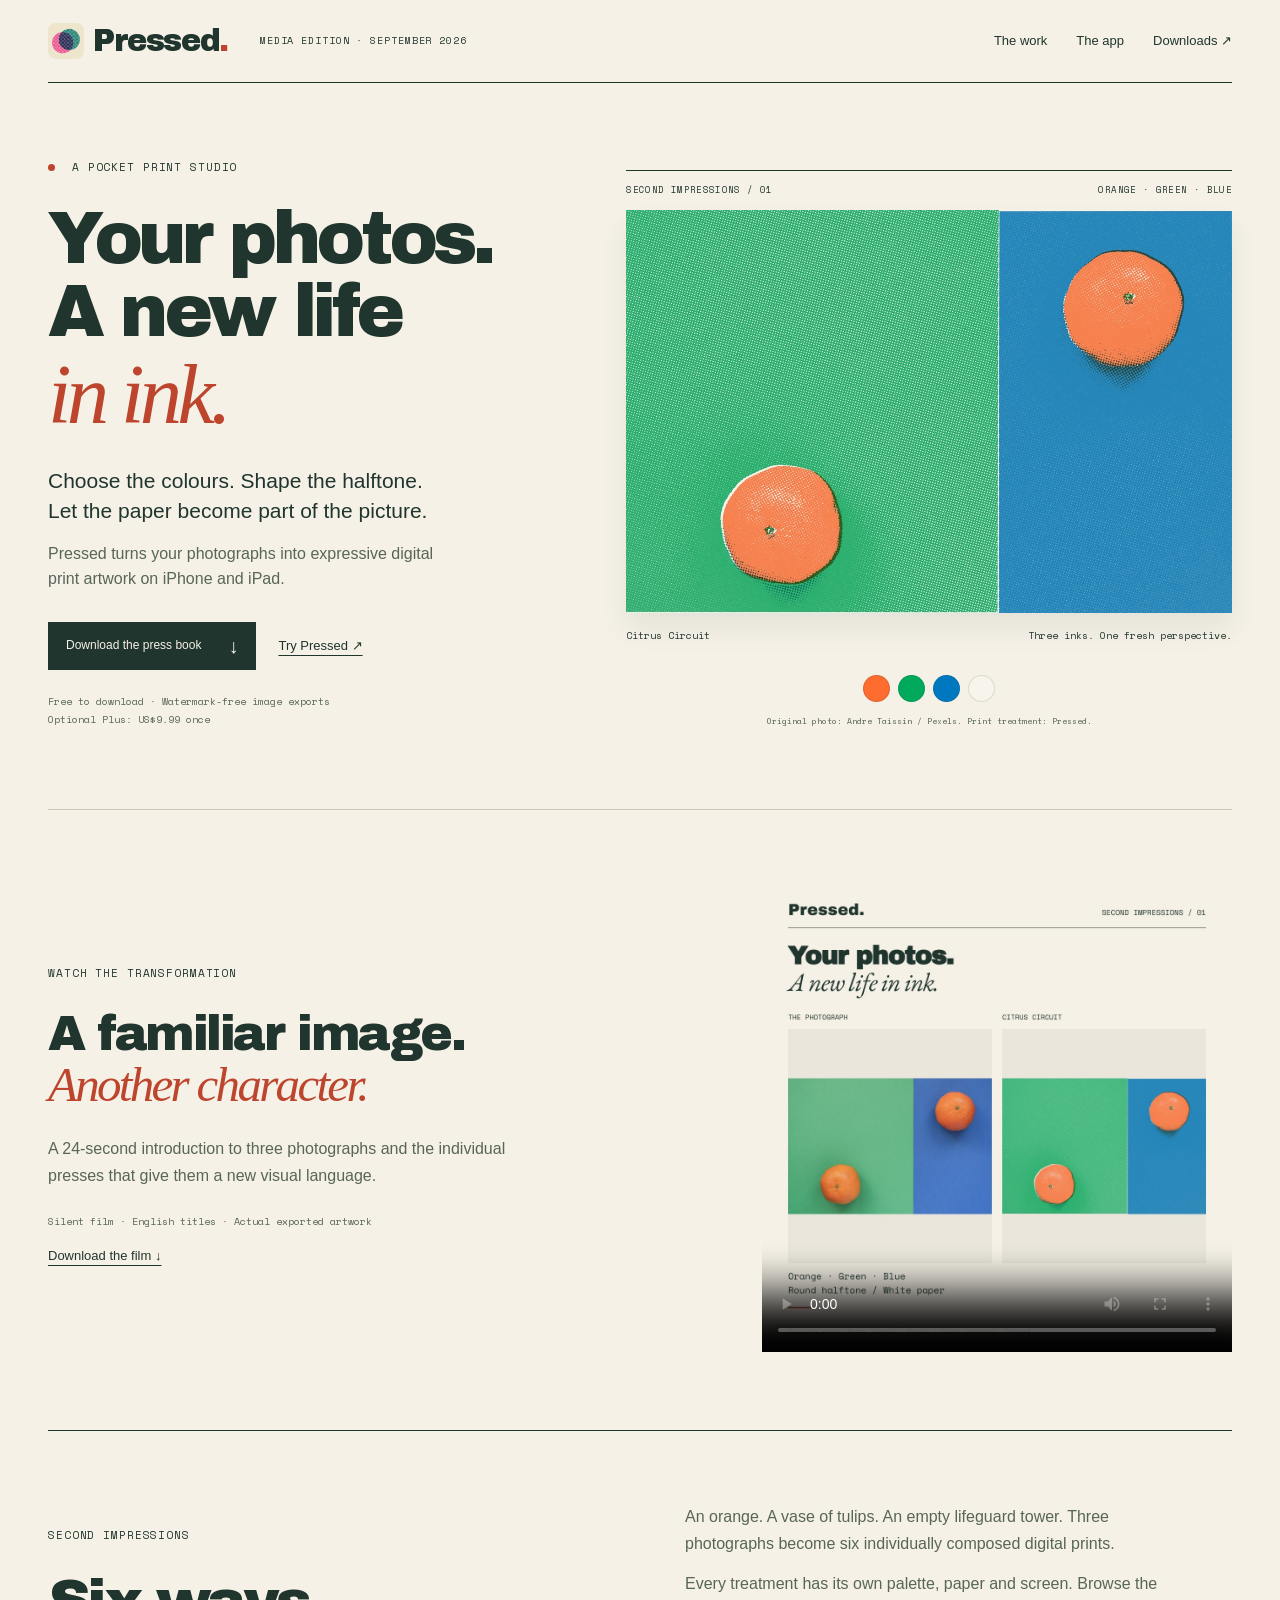
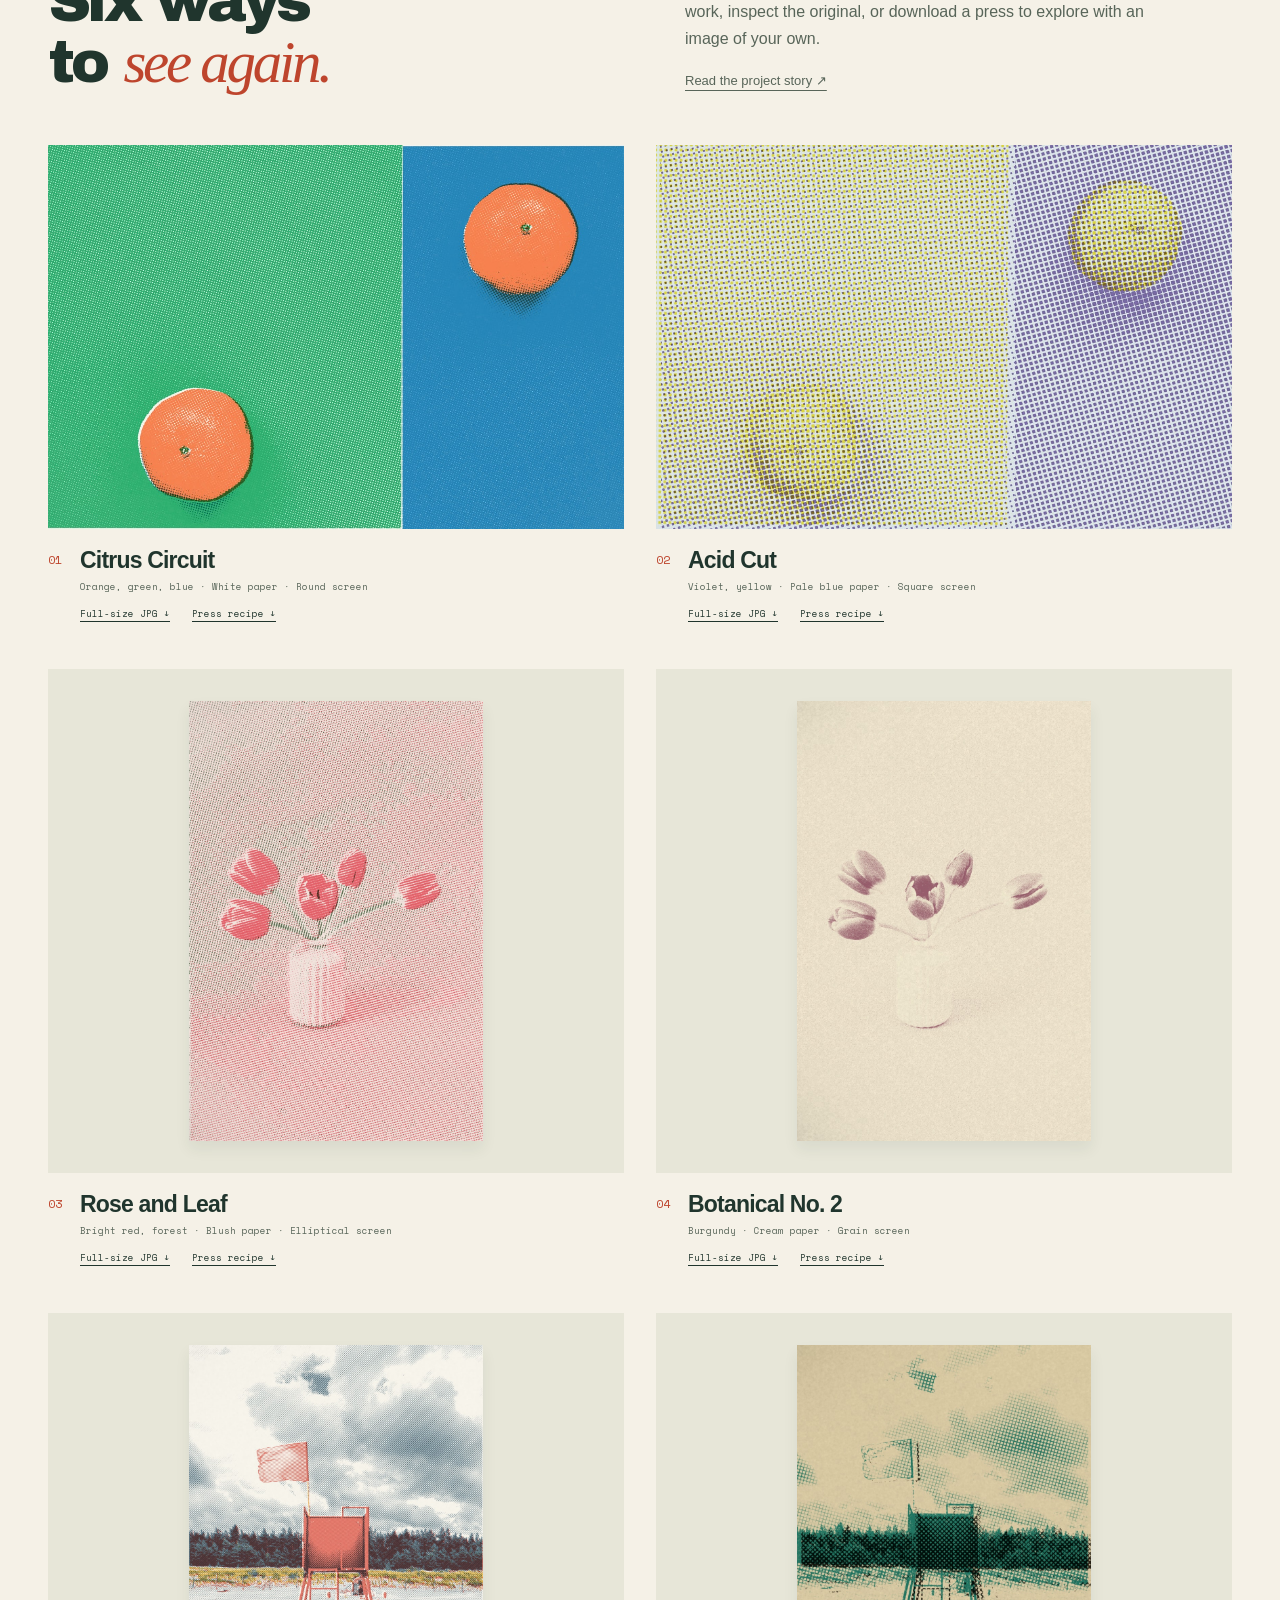
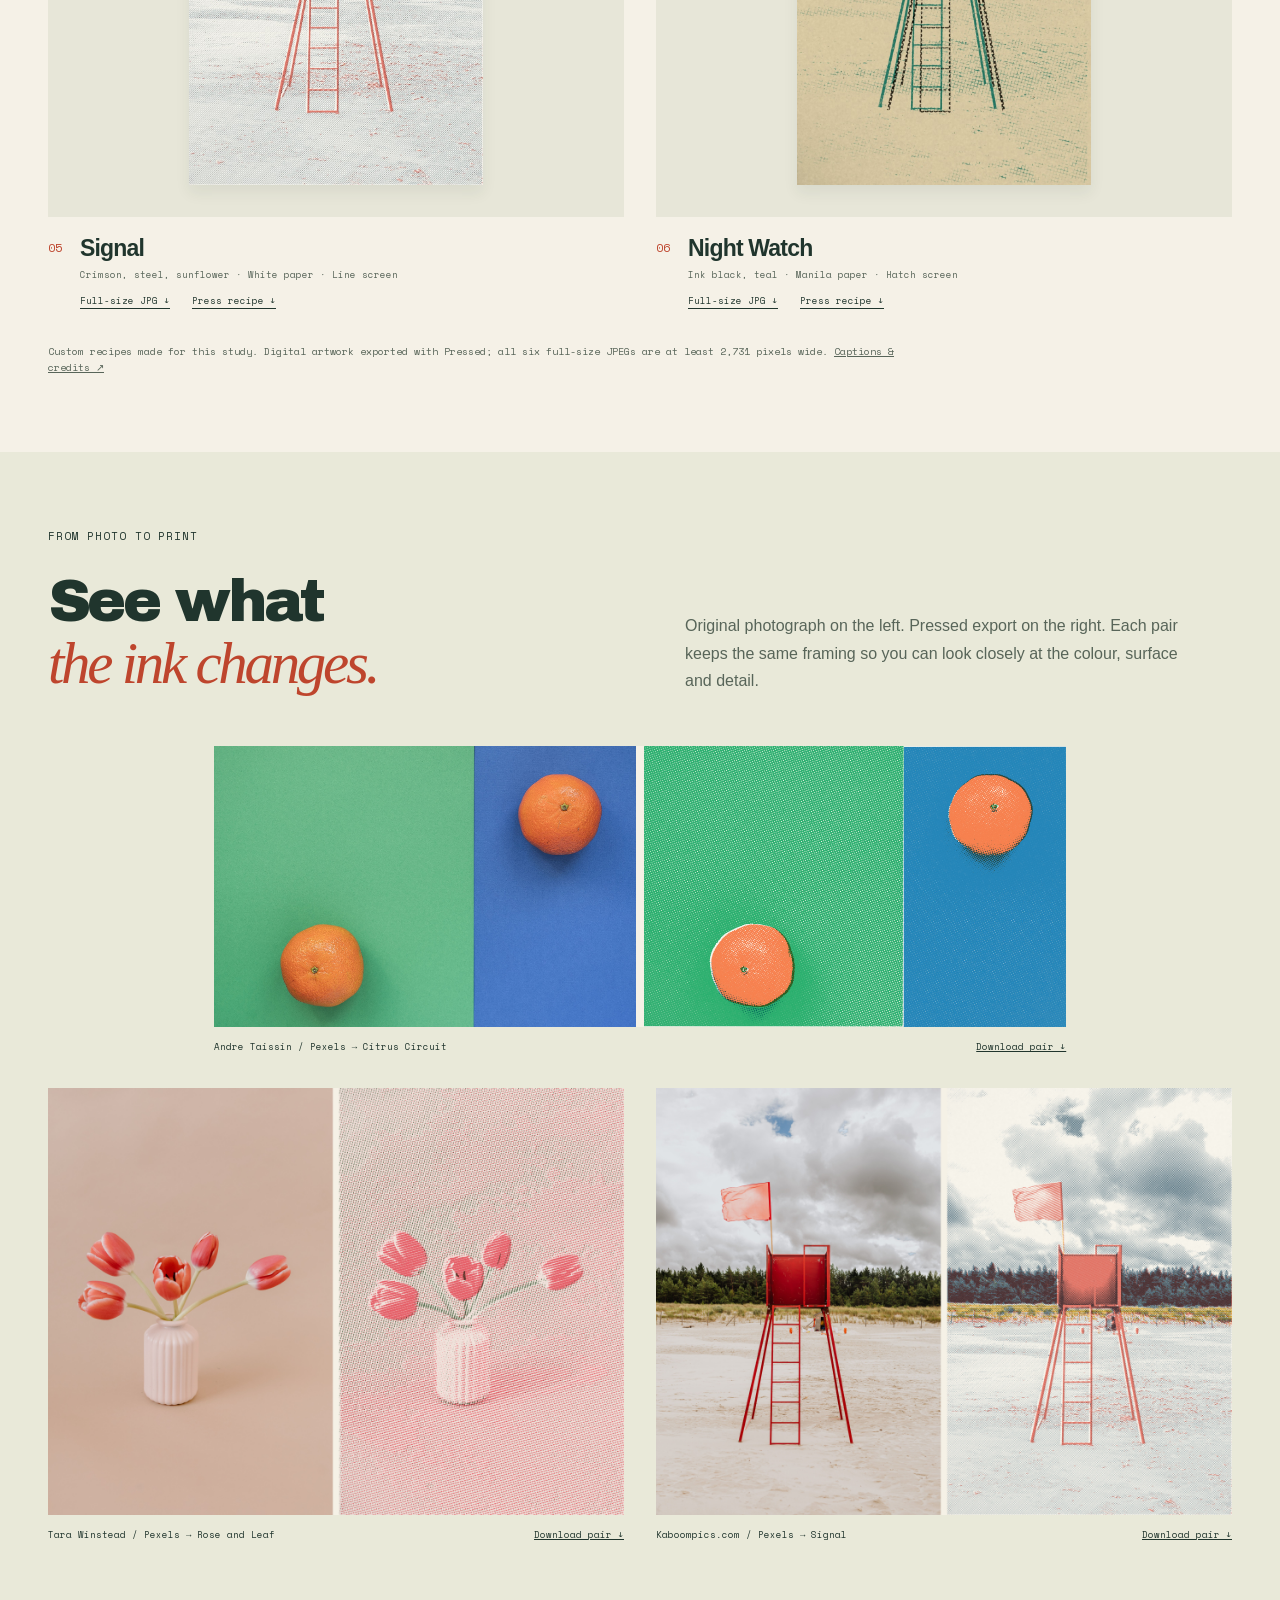
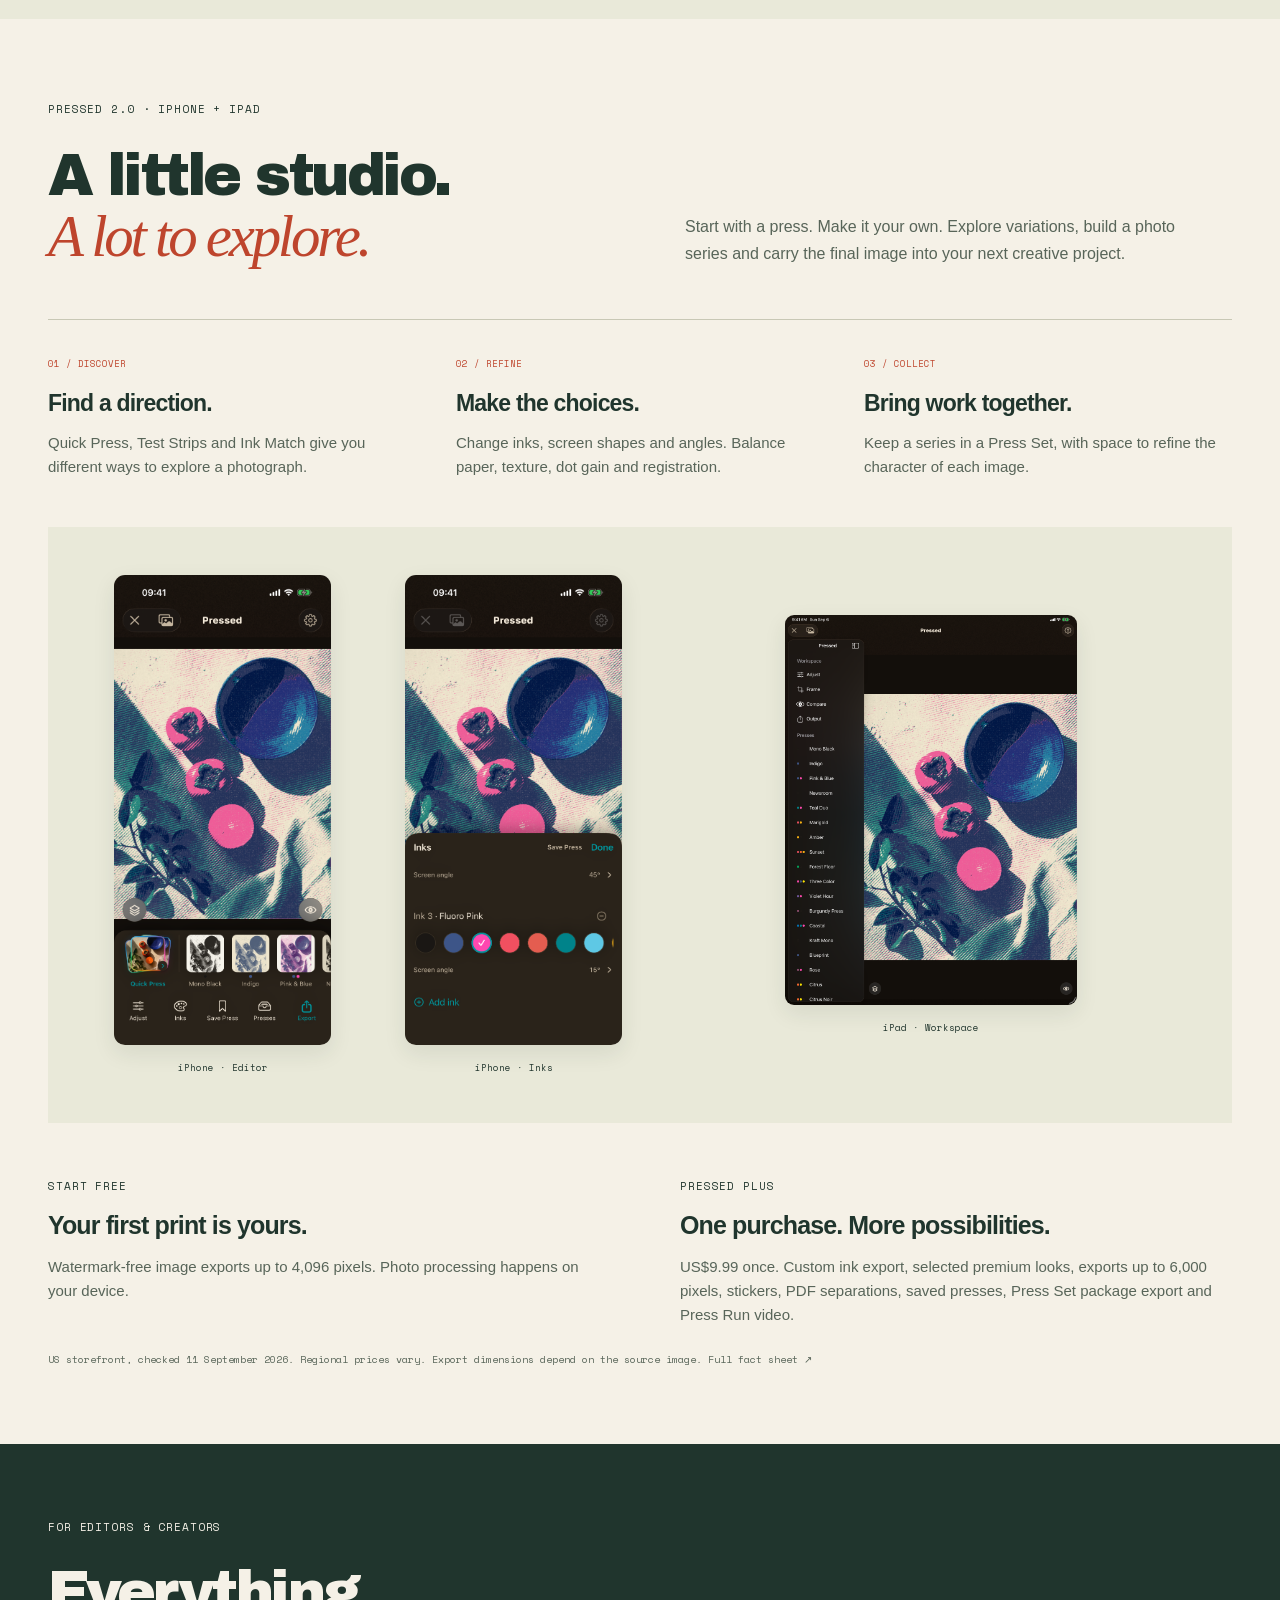
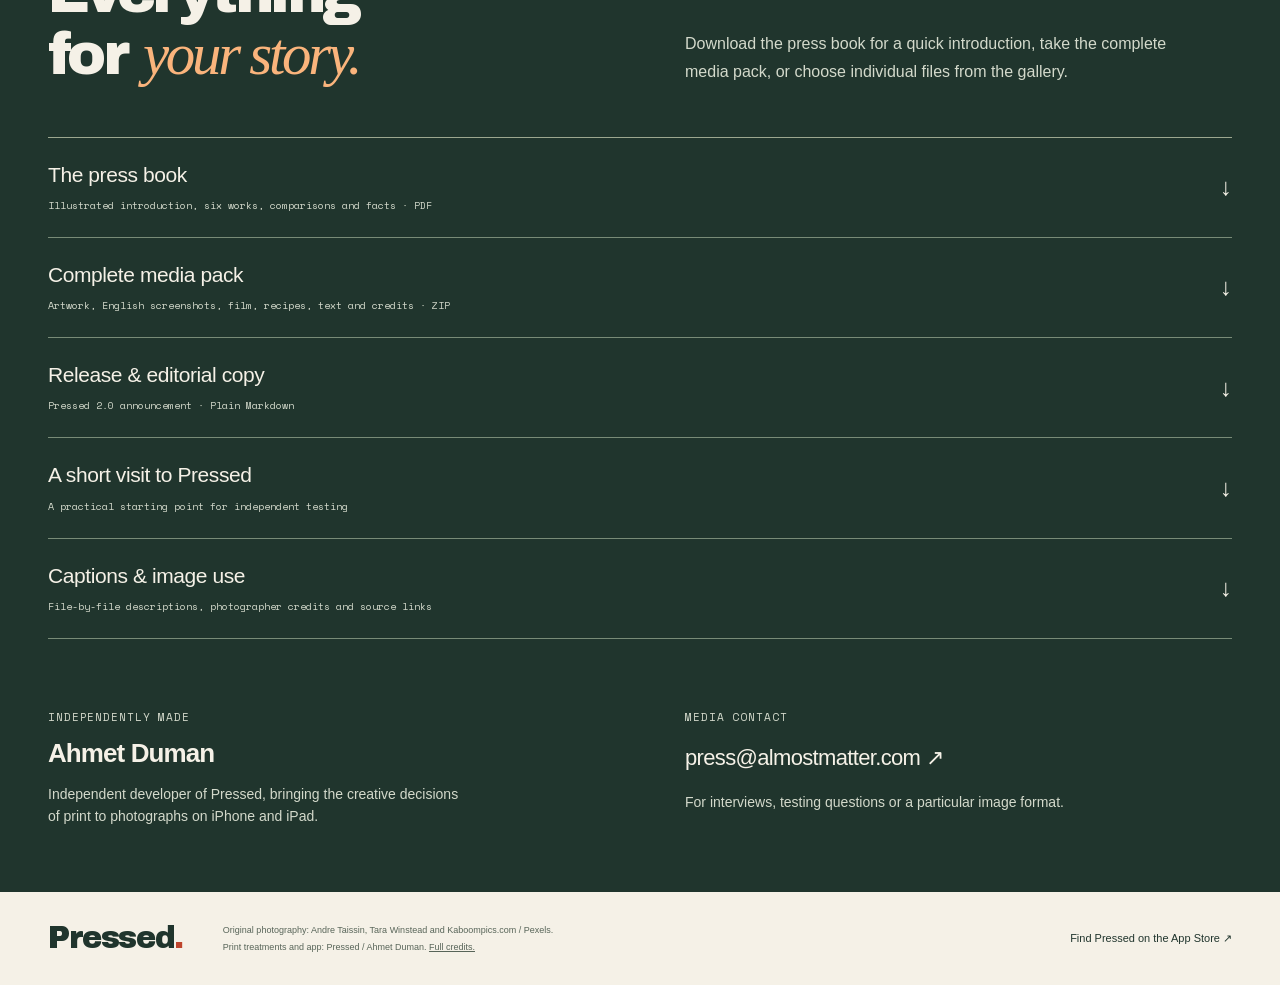
<file: press/september-2026/index.html>
<!doctype html>
<html lang="en">
<head>
  <meta charset="utf-8">
  <meta name="viewport" content="width=device-width, initial-scale=1">
  <title>Pressed — Your photos. A new life in ink.</title>
  <meta name="description" content="Explore Pressed, the pocket print studio for iPhone and iPad. Media kit, original/result gallery, six print studies and editorial downloads.">
  <link rel="stylesheet" href="press.css">
<link rel="canonical" href="https://aduman.github.io/pressed-app/press/september-2026/">
</head>
<body>
  <header class="masthead wrap">
    <a class="brand" href="#top"><img src="images/pressed-icon.png" alt="" width="36" height="36">Pressed<span class="brand-dot">.</span></a>
    <span class="edition">MEDIA EDITION · SEPTEMBER 2026</span>
    <nav aria-label="Main navigation"><a href="#second-impressions">The work</a><a href="#the-app">The app</a><a href="#downloads">Downloads ↗</a></nav>
  </header>
  <main id="top">
    <section class="hero wrap">
      <div class="hero-copy">
        <p class="eyebrow"><span class="ink-dot"></span> A POCKET PRINT STUDIO</p>
        <h1>Your photos.<br>A new life<br><em>in ink.</em></h1>
        <p class="lede">Choose the colours. Shape the halftone. Let the paper become part of the picture.</p>
        <p class="intro">Pressed turns your photographs into expressive digital print artwork on iPhone and iPad.</p>
        <div class="actions"><a class="button" href="pressed-media-kit.pdf" download>Download the press book <span>↓</span></a><a class="text-link" href="https://apps.apple.com/app/id6782635292">Try Pressed ↗</a></div>
        <p class="price">Free to download · Watermark-free image exports<br>Optional Plus: US$9.99 once</p>
      </div>
      <figure class="hero-art">
        <div class="print-label"><span>SECOND IMPRESSIONS / 01</span><span>ORANGE · GREEN · BLUE</span></div>
        <a href="images/citrus-circuit.jpg"><img src="thumbs/citrus-circuit.jpg" alt="Two oranges on vivid green and blue fields, rendered in fine halftone dots with Pressed." width="1100" height="733" fetchpriority="high"></a>
        <figcaption><span>Citrus Circuit</span><span>Three inks. One fresh perspective.</span></figcaption>
        <div class="swatches" aria-label="Orange, green, blue and warm white paper"><i style="--ink:#ff6c2f"></i><i style="--ink:#00a95c"></i><i style="--ink:#0078bf"></i><i style="--ink:#f7f4ec"></i></div>
        <p class="credit">Original photo: Andre Taissin / Pexels. Print treatment: Pressed.</p>
      </figure>
    </section>

    <section class="film-section wrap" id="film">
      <div><p class="eyebrow">WATCH THE TRANSFORMATION</p><h2>A familiar image.<br><em>Another character.</em></h2><p class="section-copy">A 24-second introduction to three photographs and the individual presses that give them a new visual language.</p><p class="small">Silent film · English titles · Actual exported artwork</p><a class="text-link" href="video/pressed-second-impressions-24s.mp4" download>Download the film ↓</a></div>
      <video controls playsinline preload="metadata" poster="thumbs/film-poster.jpg" aria-label="Pressed source-to-print demonstration"><source src="video/pressed-second-impressions-24s.mp4" type="video/mp4">Download the film using the link beside it.</video>
    </section>

    <section class="work-section wrap" id="second-impressions">
      <div class="section-top"><div><p class="eyebrow">SECOND IMPRESSIONS</p><h2>Six ways<br>to <em>see again.</em></h2></div><div class="section-copy"><p>An orange. A vase of tulips. An empty lifeguard tower. Three photographs become six individually composed digital prints.</p><p>Every treatment has its own palette, paper and screen. Browse the work, inspect the original, or download a press to explore with an image of your own.</p><a class="text-link" href="second-impressions.md">Read the project story ↗</a></div></div>
      <div class="gallery">
        <figure class="work landscape"><a class="work-image" href="images/citrus-circuit.jpg"><img src="thumbs/citrus-circuit.jpg" alt="Citrus Circuit: bright orange fruit against green and blue, with round halftone dots." loading="lazy"></a><figcaption><span class="work-number">01</span><div><h3>Citrus Circuit</h3><p>Orange, green, blue · White paper · Round screen</p><div class="work-links"><a href="images/citrus-circuit.jpg" download>Full-size JPG ↓</a><a href="recipes/citrus-circuit.pressed" download>Press recipe ↓</a></div></div></figcaption></figure>
        <figure class="work landscape"><a class="work-image" href="images/acid-cut.jpg"><img src="thumbs/acid-cut.jpg" alt="Acid Cut: the oranges become a graphic composition in violet and yellow square dots." loading="lazy"></a><figcaption><span class="work-number">02</span><div><h3>Acid Cut</h3><p>Violet, yellow · Pale blue paper · Square screen</p><div class="work-links"><a href="images/acid-cut.jpg" download>Full-size JPG ↓</a><a href="recipes/acid-cut.pressed" download>Press recipe ↓</a></div></div></figcaption></figure>
        <figure class="work"><a class="work-image" href="images/rose-and-leaf.jpg"><img src="thumbs/rose-and-leaf.jpg" alt="Rose and Leaf: tulips in soft red and forest-green elliptical dots on blush paper." loading="lazy"></a><figcaption><span class="work-number">03</span><div><h3>Rose and Leaf</h3><p>Bright red, forest · Blush paper · Elliptical screen</p><div class="work-links"><a href="images/rose-and-leaf.jpg" download>Full-size JPG ↓</a><a href="recipes/rose-and-leaf.pressed" download>Press recipe ↓</a></div></div></figcaption></figure>
        <figure class="work"><a class="work-image" href="images/botanical-no-2.jpg"><img src="thumbs/botanical-no-2.jpg" alt="Botanical No. 2: the tulips become a single-ink burgundy stipple study on cream paper." loading="lazy"></a><figcaption><span class="work-number">04</span><div><h3>Botanical No. 2</h3><p>Burgundy · Cream paper · Grain screen</p><div class="work-links"><a href="images/botanical-no-2.jpg" download>Full-size JPG ↓</a><a href="recipes/botanical-no-2.pressed" download>Press recipe ↓</a></div></div></figcaption></figure>
        <figure class="work"><a class="work-image" href="images/signal.jpg"><img src="thumbs/signal.jpg" alt="Signal: a red lifeguard tower and clouded sky interpreted through fine lines and three inks." loading="lazy"></a><figcaption><span class="work-number">05</span><div><h3>Signal</h3><p>Crimson, steel, sunflower · White paper · Line screen</p><div class="work-links"><a href="images/signal.jpg" download>Full-size JPG ↓</a><a href="recipes/signal.pressed" download>Press recipe ↓</a></div></div></figcaption></figure>
        <figure class="work"><a class="work-image" href="images/night-watch.jpg"><img src="thumbs/night-watch.jpg" alt="Night Watch: the lifeguard tower in dark teal and black crosshatching on manila paper." loading="lazy"></a><figcaption><span class="work-number">06</span><div><h3>Night Watch</h3><p>Ink black, teal · Manila paper · Hatch screen</p><div class="work-links"><a href="images/night-watch.jpg" download>Full-size JPG ↓</a><a href="recipes/night-watch.pressed" download>Press recipe ↓</a></div></div></figcaption></figure>
      </div>
      <p class="gallery-note">Custom recipes made for this study. Digital artwork exported with Pressed; all six full-size JPEGs are at least 2,731 pixels wide. <a href="image-captions-and-use.md">Captions &amp; credits ↗</a></p>
    </section>

    <section class="comparison-section" id="compare"><div class="wrap">
      <div class="section-top"><div><p class="eyebrow">FROM PHOTO TO PRINT</p><h2>See what<br><em>the ink changes.</em></h2></div><p class="section-copy">Original photograph on the left. Pressed export on the right. Each pair keeps the same framing so you can look closely at the colour, surface and detail.</p></div>
      <div class="comparisons">
        <figure><a href="images/citrus-comparison.jpg"><img src="images/citrus-comparison.jpg" alt="Original citrus photograph alongside Citrus Circuit from Pressed." loading="lazy"></a><figcaption>Andre Taissin / Pexels → Citrus Circuit <a href="images/citrus-comparison.jpg" download>Download pair ↓</a></figcaption></figure>
        <figure><a href="images/tulips-comparison.jpg"><img src="images/tulips-comparison.jpg" alt="Original tulip photograph alongside Rose and Leaf from Pressed." loading="lazy"></a><figcaption>Tara Winstead / Pexels → Rose and Leaf <a href="images/tulips-comparison.jpg" download>Download pair ↓</a></figcaption></figure>
        <figure><a href="images/coast-comparison.jpg"><img src="images/coast-comparison.jpg" alt="Original lifeguard tower photograph alongside Signal from Pressed." loading="lazy"></a><figcaption>Kaboompics.com / Pexels → Signal <a href="images/coast-comparison.jpg" download>Download pair ↓</a></figcaption></figure>
      </div>
    </div></section>

    <section class="app-section wrap" id="the-app">
      <div class="section-top"><div><p class="eyebrow">PRESSED 2.0 · IPHONE + IPAD</p><h2>A little studio.<br><em>A lot to explore.</em></h2></div><p class="section-copy">Start with a press. Make it your own. Explore variations, build a photo series and carry the final image into your next creative project.</p></div>
      <div class="feature-row"><article><span>01 / DISCOVER</span><h3>Find a direction.</h3><p>Quick Press, Test Strips and Ink Match give you different ways to explore a photograph.</p></article><article><span>02 / REFINE</span><h3>Make the choices.</h3><p>Change inks, screen shapes and angles. Balance paper, texture, dot gain and registration.</p></article><article><span>03 / COLLECT</span><h3>Bring work together.</h3><p>Keep a series in a Press Set, with space to refine the character of each image.</p></article></div>
      <div class="screenshots"><figure><a href="screenshots/iphone-editor-en.png"><img src="screenshots/iphone-editor-en.png" alt="English Pressed editor on iPhone." loading="lazy"></a><figcaption>iPhone · Editor</figcaption></figure><figure><a href="screenshots/iphone-inks-en.png"><img src="screenshots/iphone-inks-en.png" alt="English Pressed ink controls on iPhone." loading="lazy"></a><figcaption>iPhone · Inks</figcaption></figure><figure class="ipad"><a href="screenshots/ipad-editor-en.png"><img src="screenshots/ipad-editor-en.png" alt="English Pressed workspace on iPad." loading="lazy"></a><figcaption>iPad · Workspace</figcaption></figure></div>
      <div class="facts-grid"><div><p class="eyebrow">START FREE</p><h3>Your first print is yours.</h3><p>Watermark-free image exports up to 4,096 pixels. Photo processing happens on your device.</p></div><div><p class="eyebrow">PRESSED PLUS</p><h3>One purchase. More possibilities.</h3><p>US$9.99 once. Custom ink export, selected premium looks, exports up to 6,000 pixels, stickers, PDF separations, saved presses, Press Set package export and Press Run video.</p></div></div>
      <p class="small">US storefront, checked 11 September 2026. Regional prices vary. Export dimensions depend on the source image. <a href="facts-and-descriptions.md">Full fact sheet ↗</a></p>
    </section>

    <section class="downloads-section" id="downloads"><div class="wrap">
      <div class="section-top"><div><p class="eyebrow">FOR EDITORS &amp; CREATORS</p><h2>Everything<br>for <em>your story.</em></h2></div><p class="section-copy">Download the press book for a quick introduction, take the complete media pack, or choose individual files from the gallery.</p></div>
      <div class="download-list">
        <a href="pressed-media-kit.pdf" download><span><b>The press book</b><small>Illustrated introduction, six works, comparisons and facts · PDF</small></span><span>↓</span></a>
        <a href="pressed-media-pack.zip" download><span><b>Complete media pack</b><small>Artwork, English screenshots, film, recipes, text and credits · ZIP</small></span><span>↓</span></a>
        <a href="press-release.md" download><span><b>Release &amp; editorial copy</b><small>Pressed 2.0 announcement · Plain Markdown</small></span><span>↓</span></a>
        <a href="reviewer-guide.md" download><span><b>A short visit to Pressed</b><small>A practical starting point for independent testing</small></span><span>↓</span></a>
        <a href="image-captions-and-use.md" download><span><b>Captions &amp; image use</b><small>File-by-file descriptions, photographer credits and source links</small></span><span>↓</span></a>
      </div>
      <div class="maker"><div><p class="eyebrow">INDEPENDENTLY MADE</p><h3>Ahmet Duman</h3><p>Independent developer of Pressed, bringing the creative decisions of print to photographs on iPhone and iPad.</p></div><div><p class="eyebrow">MEDIA CONTACT</p><a class="contact-email" href="mailto:press@almostmatter.com">press@almostmatter.com ↗</a><p>For interviews, testing questions or a particular image format.</p></div></div>
    </div></section>
  </main>
  <footer class="wrap"><a class="brand" href="#top">Pressed<span class="brand-dot">.</span></a><p>Original photography: Andre Taissin, Tara Winstead and Kaboompics.com / Pexels.<br>Print treatments and app: Pressed / Ahmet Duman. <a href="image-captions-and-use.md">Full credits.</a></p><a href="https://apps.apple.com/app/id6782635292">Find Pressed on the App Store ↗</a></footer>
</body>
</html>
</file>
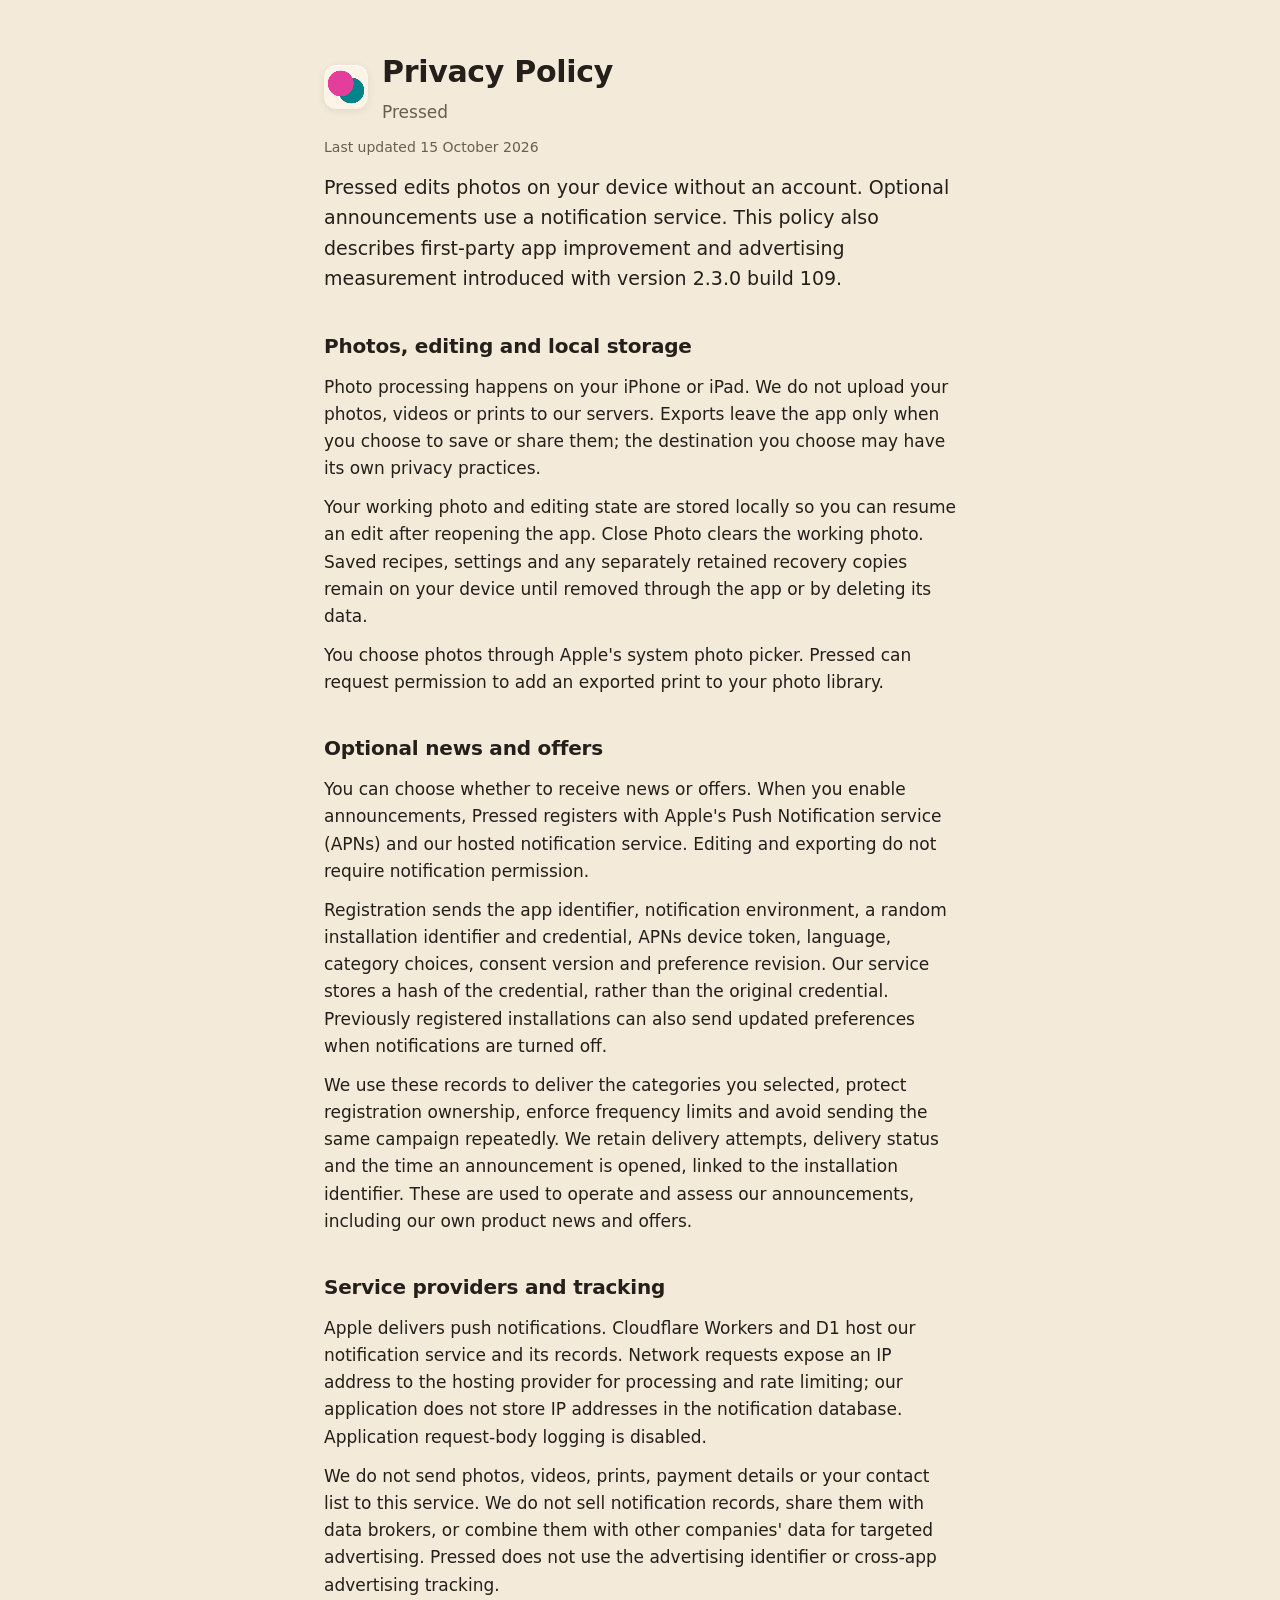
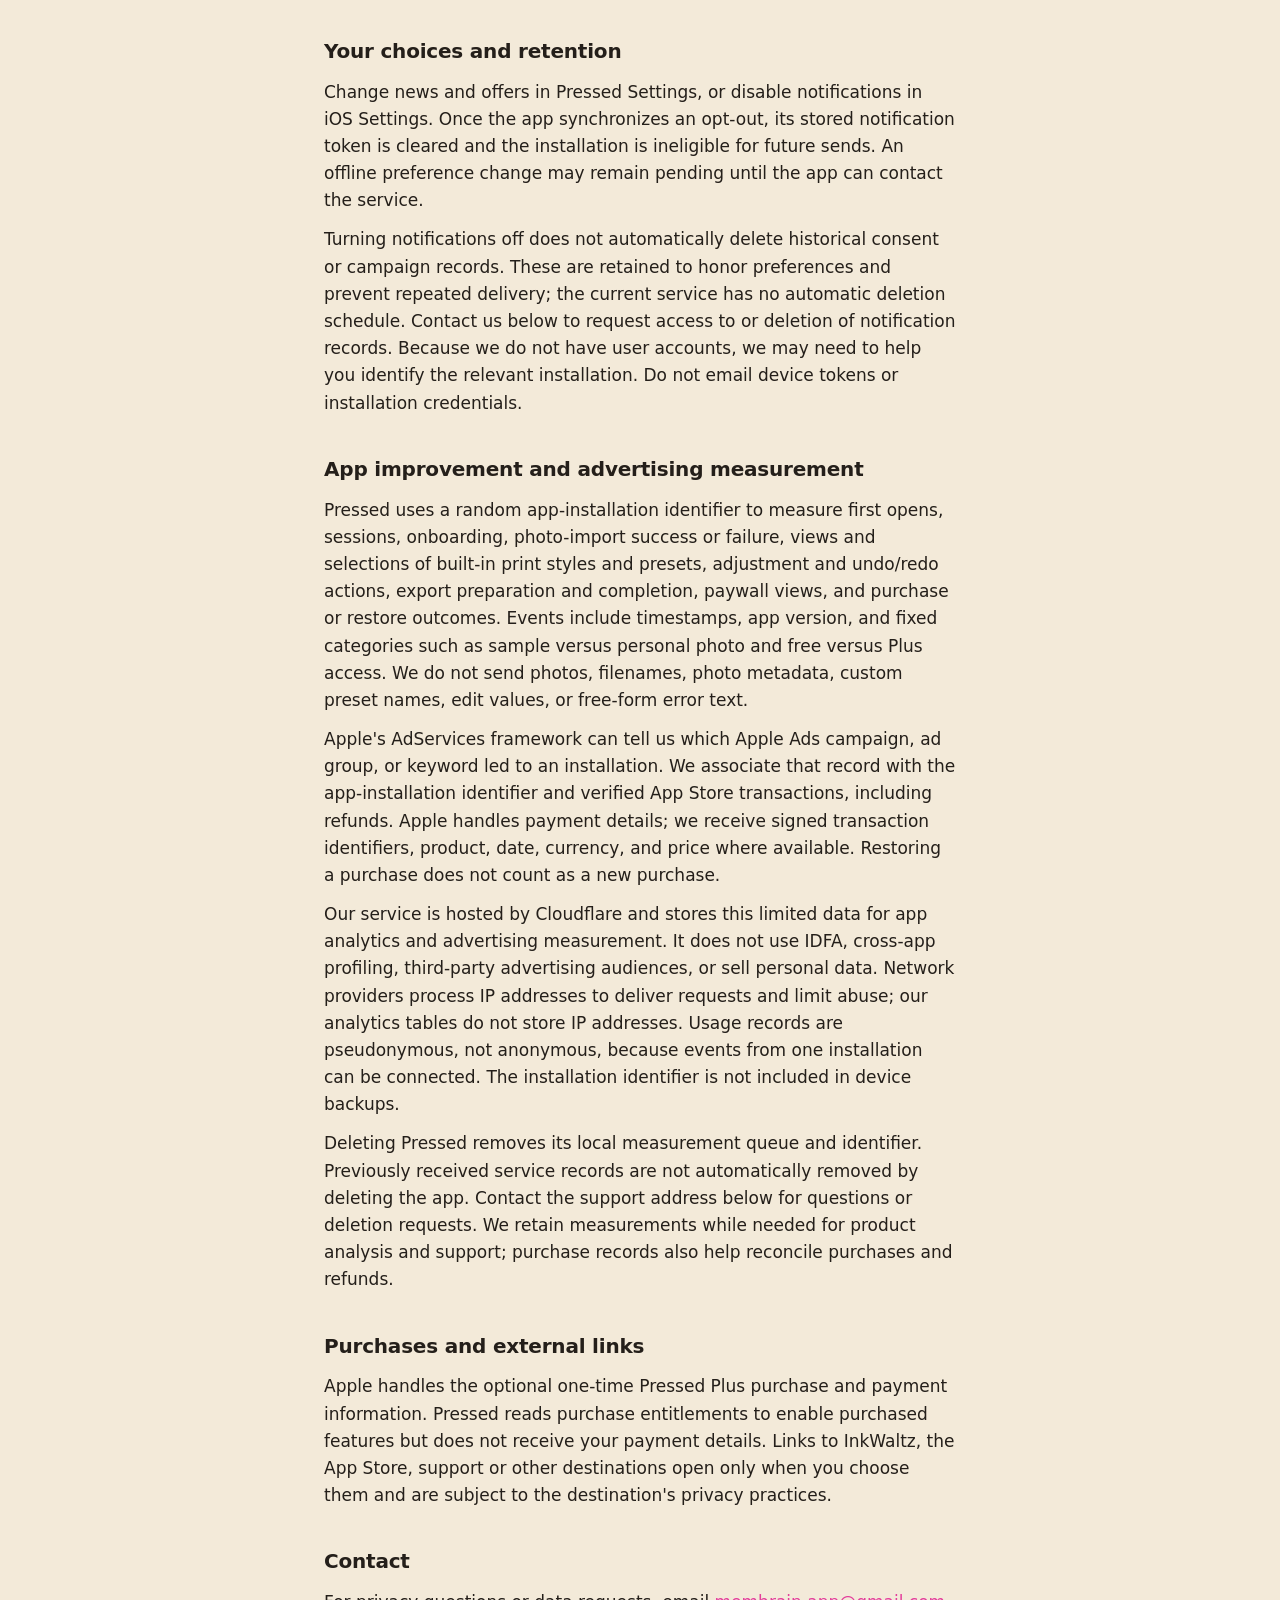
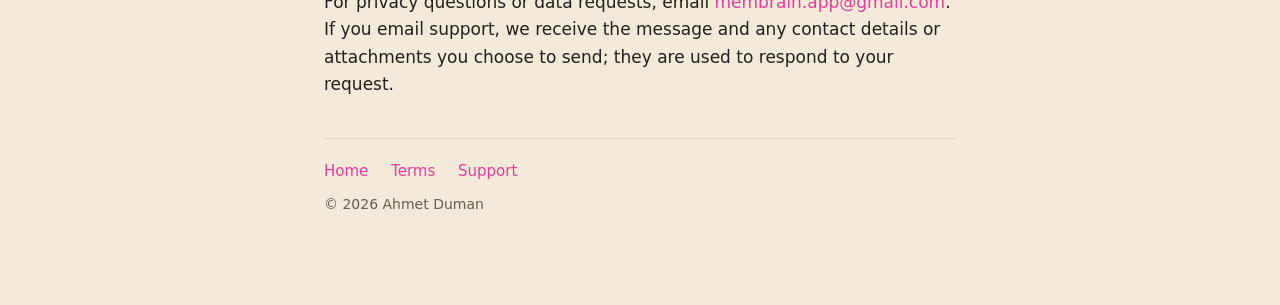
<file: privacy.html>
<!doctype html>
<html lang="en">
<head>
<meta charset="utf-8">
<meta name="viewport" content="width=device-width, initial-scale=1">
<title>Pressed - Privacy Policy</title>
<meta name="description" content="How Pressed protects local photos and handles optional notifications, consent and announcement records.">
<link rel="stylesheet" href="style.css">
<link rel="canonical" href="https://aduman.github.io/pressed-app/privacy.html">
</head>
<body>
<div class="wrap">
  <header>
    <div class="mark" aria-hidden="true"></div>
    <div><h1>Privacy Policy</h1><p class="tag">Pressed</p></div>
  </header>

  <p class="muted">Last updated 15 October 2026</p>
  <p class="lede">Pressed edits photos on your device without an account. Optional announcements use a notification service. This policy also describes first-party app improvement and advertising measurement introduced with version 2.3.0 build 109.</p>

  <h2>Photos, editing and local storage</h2>
  <p>Photo processing happens on your iPhone or iPad. We do not upload your photos, videos or prints to our servers. Exports leave the app only when you choose to save or share them; the destination you choose may have its own privacy practices.</p>
  <p>Your working photo and editing state are stored locally so you can resume an edit after reopening the app. Close Photo clears the working photo. Saved recipes, settings and any separately retained recovery copies remain on your device until removed through the app or by deleting its data.</p>
  <p>You choose photos through Apple's system photo picker. Pressed can request permission to add an exported print to your photo library.</p>

  <h2>Optional news and offers</h2>
  <p>You can choose whether to receive news or offers. When you enable announcements, Pressed registers with Apple's Push Notification service (APNs) and our hosted notification service. Editing and exporting do not require notification permission.</p>
  <p>Registration sends the app identifier, notification environment, a random installation identifier and credential, APNs device token, language, category choices, consent version and preference revision. Our service stores a hash of the credential, rather than the original credential. Previously registered installations can also send updated preferences when notifications are turned off.</p>
  <p>We use these records to deliver the categories you selected, protect registration ownership, enforce frequency limits and avoid sending the same campaign repeatedly. We retain delivery attempts, delivery status and the time an announcement is opened, linked to the installation identifier. These are used to operate and assess our announcements, including our own product news and offers.</p>

  <h2>Service providers and tracking</h2>
  <p>Apple delivers push notifications. Cloudflare Workers and D1 host our notification service and its records. Network requests expose an IP address to the hosting provider for processing and rate limiting; our application does not store IP addresses in the notification database. Application request-body logging is disabled.</p>
  <p>We do not send photos, videos, prints, payment details or your contact list to this service. We do not sell notification records, share them with data brokers, or combine them with other companies' data for targeted advertising. Pressed does not use the advertising identifier or cross-app advertising tracking.</p>

  <h2 id="choices">Your choices and retention</h2>
  <p>Change news and offers in Pressed Settings, or disable notifications in iOS Settings. Once the app synchronizes an opt-out, its stored notification token is cleared and the installation is ineligible for future sends. An offline preference change may remain pending until the app can contact the service.</p>
  <p>Turning notifications off does not automatically delete historical consent or campaign records. These are retained to honor preferences and prevent repeated delivery; the current service has no automatic deletion schedule. Contact us below to request access to or deletion of notification records. Because we do not have user accounts, we may need to help you identify the relevant installation. Do not email device tokens or installation credentials.</p>

  <h2>App improvement and advertising measurement</h2>
  <p>Pressed uses a random app-installation identifier to measure first opens, sessions, onboarding,
  photo-import success or failure, views and selections of built-in print styles and presets,
  adjustment and undo/redo actions, export preparation and completion, paywall views, and
  purchase or restore outcomes. Events include timestamps, app version, and fixed categories such as
  sample versus personal photo and free versus Plus access. We do not send photos, filenames,
  photo metadata, custom preset names, edit values, or free-form error text.</p>
  <p>Apple's AdServices framework can tell us which Apple Ads campaign, ad group, or keyword led to
  an installation. We associate that record with the app-installation identifier and verified App Store
  transactions, including refunds. Apple handles payment details; we receive signed transaction
  identifiers, product, date, currency, and price where available. Restoring a purchase does not count
  as a new purchase.</p>
  <p>Our service is hosted by Cloudflare and stores this limited data for app analytics and advertising
  measurement. It does not use IDFA, cross-app profiling, third-party advertising audiences, or sell
  personal data. Network providers process IP addresses to deliver requests and limit abuse; our analytics
  tables do not store IP addresses. Usage records are pseudonymous, not anonymous, because events from
  one installation can be connected. The installation identifier is not included in device backups.</p>
  <p>Deleting Pressed removes its local measurement queue and identifier. Previously received service
  records are not automatically removed by deleting the app. Contact the support address below for
  questions or deletion requests. We retain measurements while needed for product analysis and support;
  purchase records also help reconcile purchases and refunds.</p>

  <h2>Purchases and external links</h2>
  <p>Apple handles the optional one-time Pressed Plus purchase and payment information. Pressed reads purchase entitlements to enable purchased features but does not receive your payment details. Links to InkWaltz, the App Store, support or other destinations open only when you choose them and are subject to the destination's privacy practices.</p>

  <h2>Contact</h2>
  <p>For privacy questions or data requests, email <a href="mailto:membrain.app@gmail.com">membrain.app@gmail.com</a>. If you email support, we receive the message and any contact details or attachments you choose to send; they are used to respond to your request.</p>

  <nav>
    <a href="index.html">Home</a>
    <a href="terms.html">Terms</a>
    <a href="support.html">Support</a>
  </nav>
  <p class="muted">© 2026 Ahmet Duman</p>
</div>
</body>
</html>
</file>
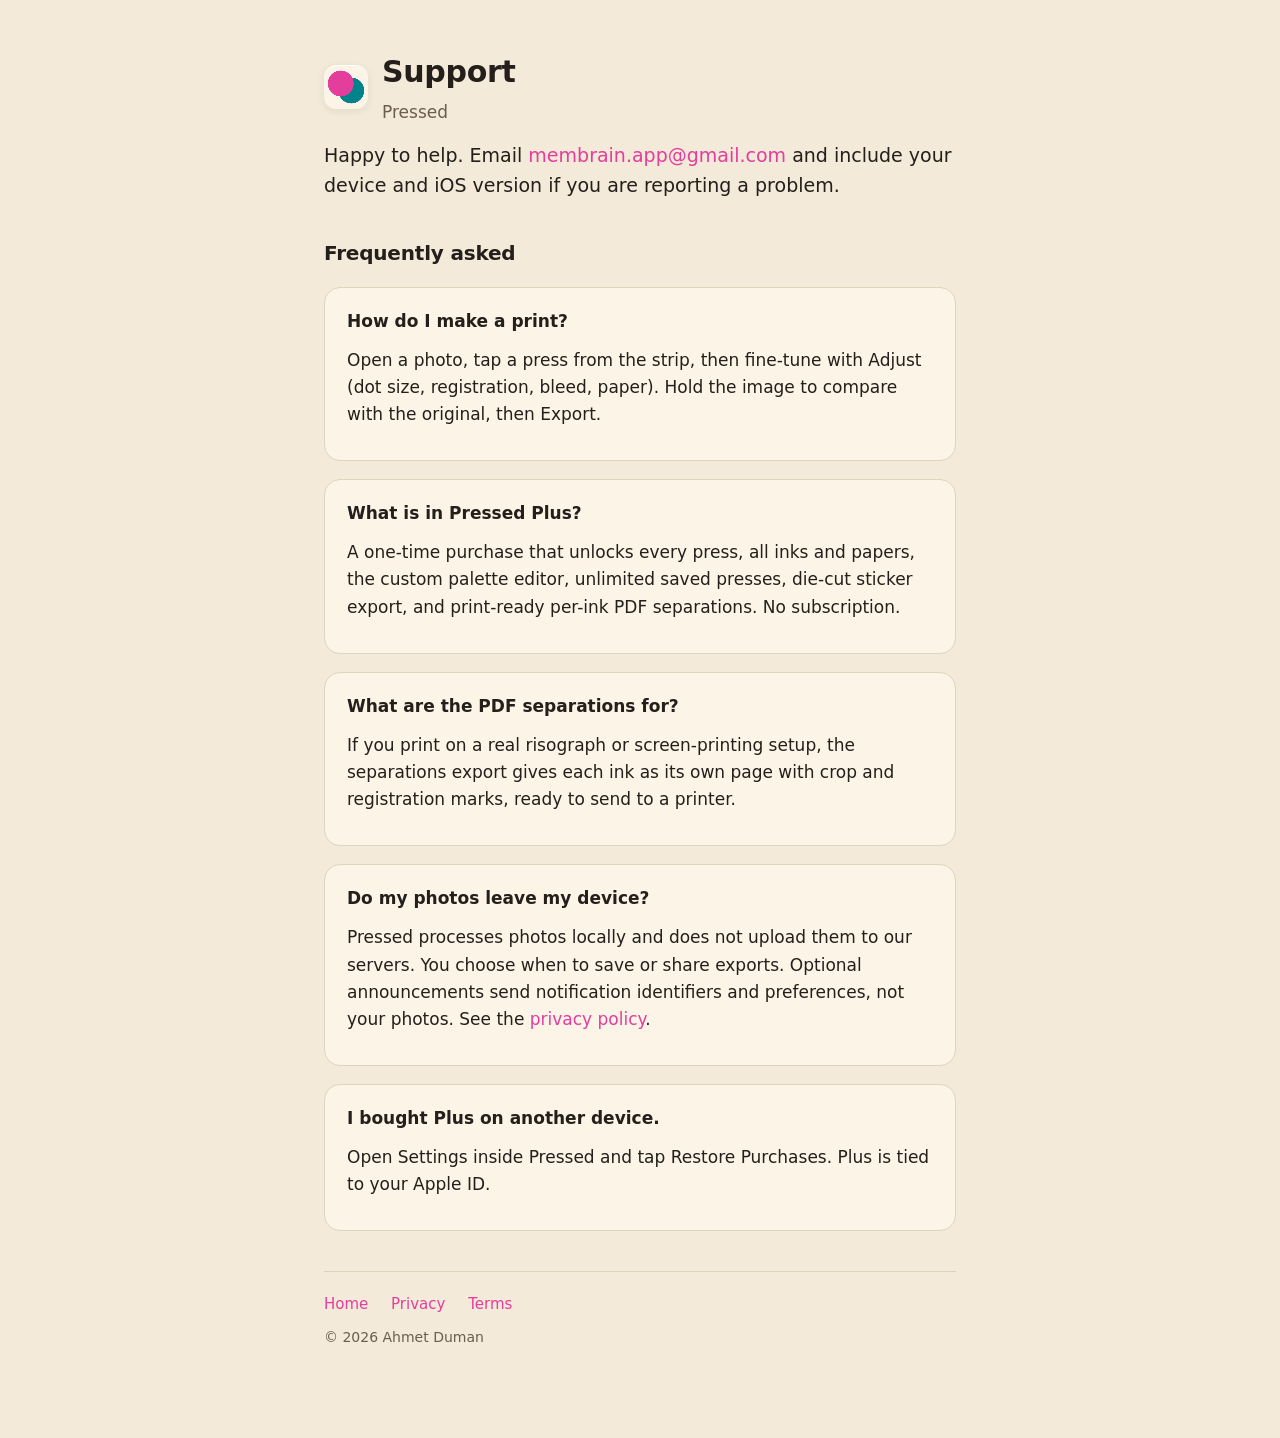
<file: support.html>
<!doctype html>
<html lang="en">
<head>
<meta charset="utf-8">
<meta name="viewport" content="width=device-width, initial-scale=1">
<title>Pressed - Support</title>
<meta name="description" content="Help and contact for Pressed, the on-device risograph-style print app.">
<link rel="stylesheet" href="style.css">
<link rel="canonical" href="https://aduman.github.io/pressed-app/support.html">
</head>
<body>
<div class="wrap">
  <header>
    <div class="mark" aria-hidden="true"></div>
    <div><h1>Support</h1><p class="tag">Pressed</p></div>
  </header>

  <p class="lede">Happy to help. Email <a href="mailto:membrain.app@gmail.com">membrain.app@gmail.com</a>
  and include your device and iOS version if you are reporting a problem.</p>

  <h2>Frequently asked</h2>

  <div class="card">
    <strong>How do I make a print?</strong>
    <p>Open a photo, tap a press from the strip, then fine-tune with Adjust (dot size, registration,
    bleed, paper). Hold the image to compare with the original, then Export.</p>
  </div>

  <div class="card">
    <strong>What is in Pressed Plus?</strong>
    <p>A one-time purchase that unlocks every press, all inks and papers, the custom palette editor,
    unlimited saved presses, die-cut sticker export, and print-ready per-ink PDF separations. No
    subscription.</p>
  </div>

  <div class="card">
    <strong>What are the PDF separations for?</strong>
    <p>If you print on a real risograph or screen-printing setup, the separations export gives each ink
    as its own page with crop and registration marks, ready to send to a printer.</p>
  </div>

  <div class="card">
    <strong>Do my photos leave my device?</strong>
    <p>Pressed processes photos locally and does not upload them to our servers. You choose when to save or share exports. Optional announcements send notification identifiers and preferences, not your photos. See the <a href="privacy.html">privacy policy</a>.</p>
  </div>

  <div class="card">
    <strong>I bought Plus on another device.</strong>
    <p>Open Settings inside Pressed and tap Restore Purchases. Plus is tied to your Apple ID.</p>
  </div>

  <nav>
    <a href="index.html">Home</a>
    <a href="privacy.html">Privacy</a>
    <a href="terms.html">Terms</a>
  </nav>
  <p class="muted">© 2026 Ahmet Duman</p>
</div>
</body>
</html>
</file>
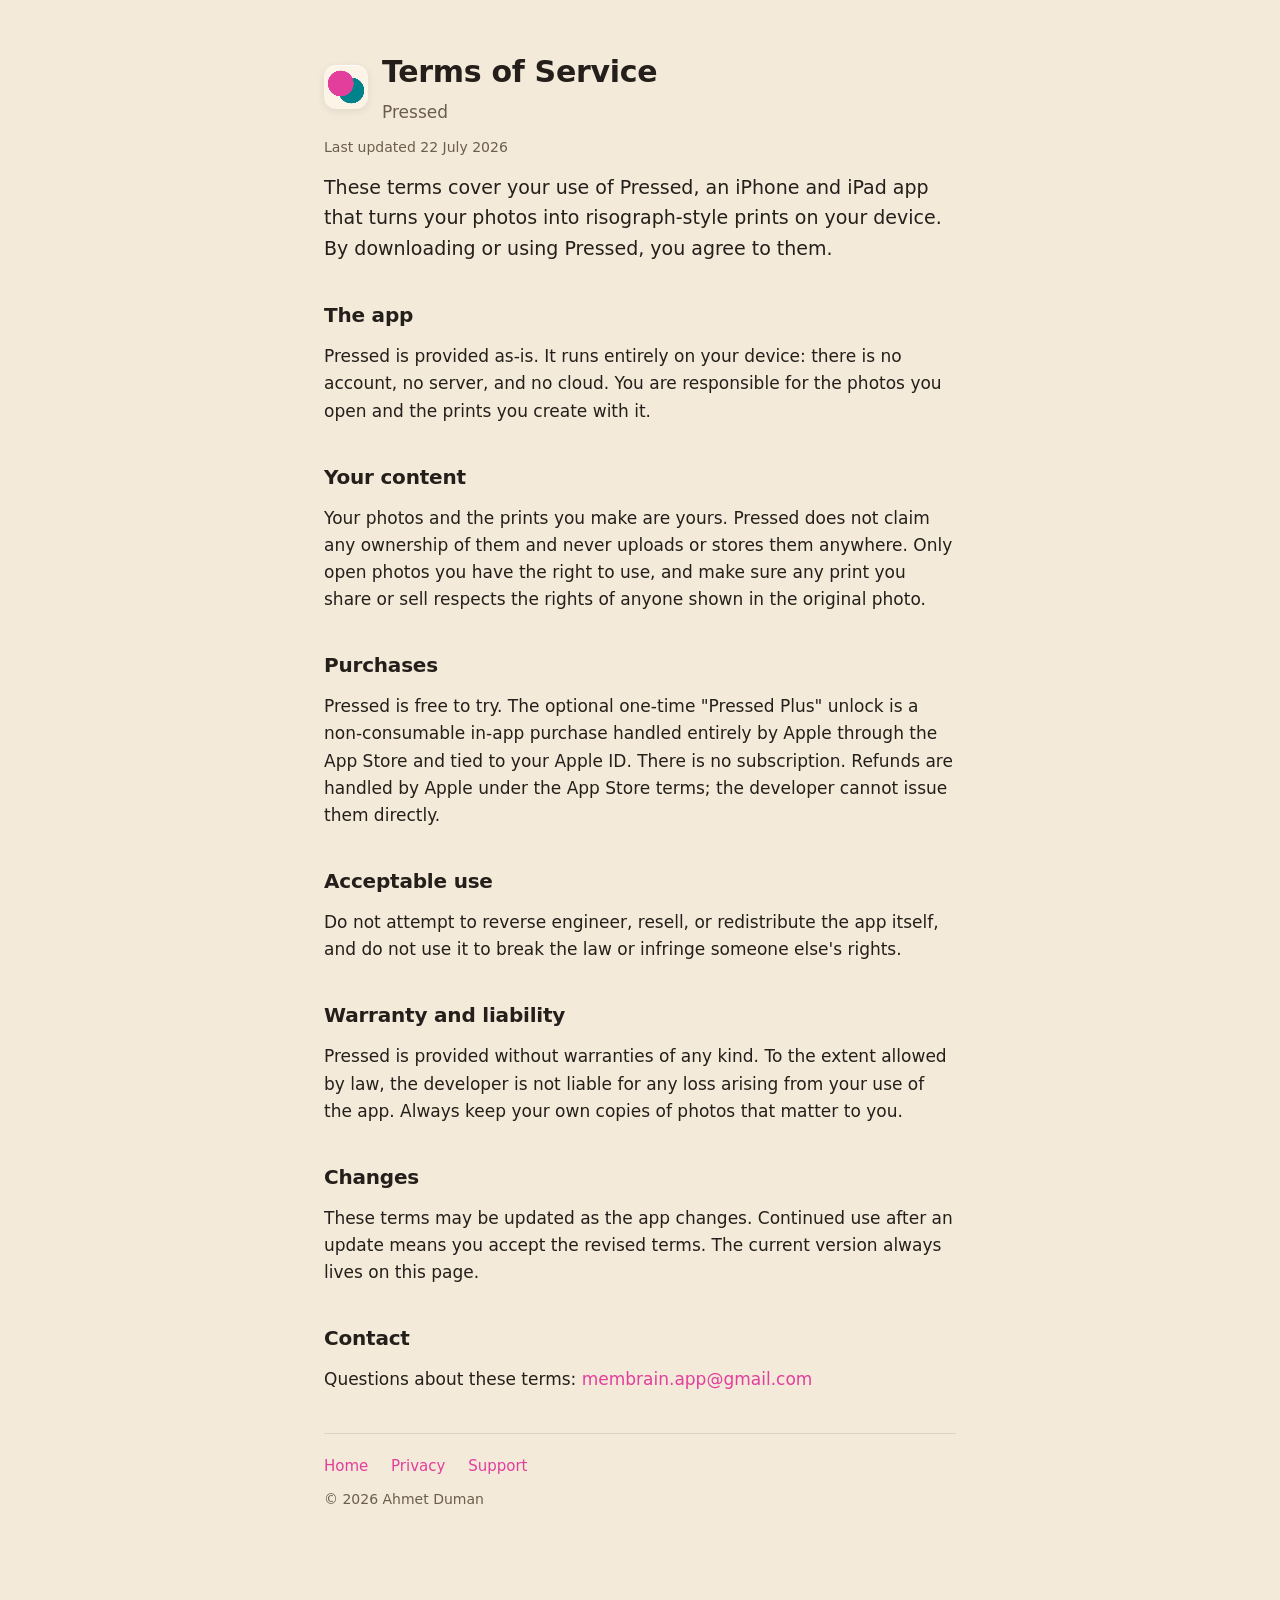
<file: terms.html>
<!doctype html>
<html lang="en">
<head>
<meta charset="utf-8">
<meta name="viewport" content="width=device-width, initial-scale=1">
<title>Pressed - Terms of Service</title>
<meta name="description" content="Terms of Service for Pressed, the on-device risograph-style print app.">
<link rel="stylesheet" href="style.css">
<link rel="canonical" href="https://aduman.github.io/pressed-app/terms.html">
</head>
<body>
<div class="wrap">
  <header>
    <div class="mark" aria-hidden="true"></div>
    <div><h1>Terms of Service</h1><p class="tag">Pressed</p></div>
  </header>

  <p class="muted">Last updated 22 July 2026</p>

  <p class="lede">These terms cover your use of Pressed, an iPhone and iPad app that turns your photos
  into risograph-style prints on your device. By downloading or using Pressed, you agree to them.</p>

  <h2>The app</h2>
  <p>Pressed is provided as-is. It runs entirely on your device: there is no account, no server, and no
  cloud. You are responsible for the photos you open and the prints you create with it.</p>

  <h2>Your content</h2>
  <p>Your photos and the prints you make are yours. Pressed does not claim any ownership of them and
  never uploads or stores them anywhere. Only open photos you have the right to use, and make sure any
  print you share or sell respects the rights of anyone shown in the original photo.</p>

  <h2>Purchases</h2>
  <p>Pressed is free to try. The optional one-time "Pressed Plus" unlock is a non-consumable in-app
  purchase handled entirely by Apple through the App Store and tied to your Apple ID. There is no
  subscription. Refunds are handled by Apple under the App Store terms; the developer cannot issue them
  directly.</p>

  <h2>Acceptable use</h2>
  <p>Do not attempt to reverse engineer, resell, or redistribute the app itself, and do not use it to
  break the law or infringe someone else's rights.</p>

  <h2>Warranty and liability</h2>
  <p>Pressed is provided without warranties of any kind. To the extent allowed by law, the developer is
  not liable for any loss arising from your use of the app. Always keep your own copies of photos that
  matter to you.</p>

  <h2>Changes</h2>
  <p>These terms may be updated as the app changes. Continued use after an update means you accept the
  revised terms. The current version always lives on this page.</p>

  <h2>Contact</h2>
  <p>Questions about these terms: <a href="mailto:membrain.app@gmail.com">membrain.app@gmail.com</a></p>

  <nav>
    <a href="index.html">Home</a>
    <a href="privacy.html">Privacy</a>
    <a href="support.html">Support</a>
  </nav>
  <p class="muted">© 2026 Ahmet Duman</p>
</div>
</body>
</html>
</file>
<file: press/september-2026/press.css>
@font-face{font-family:Archivo;src:url('fonts/ArchivoBlack-400.woff2') format('woff2');font-weight:400;font-display:swap}
@font-face{font-family:SpaceMono;src:url('fonts/SpaceMono-400.woff2') format('woff2');font-weight:400;font-display:swap}
@media(max-width:720px){.hero h1 br:first-of-type{display:initial!important}.hero h1 br:first-of-type:after{content:none!important}}
:root{--paper:#f5f1e7;--ink:#20352d;--red:#be452d;--line:#c8c8b5;--muted:#586559;--soft:#e9e9d9}
*{box-sizing:border-box}html{scroll-behavior:smooth;scroll-padding-top:30px}body{margin:0;background:var(--paper);color:var(--ink);font-family:Arial,Helvetica,sans-serif;font-size:17px;line-height:1.6}a{color:inherit;text-decoration:none}a:hover{text-decoration:underline;text-underline-offset:5px}a:focus-visible{outline:3px solid var(--red);outline-offset:5px}img{display:block;max-width:100%;height:auto}figure,p{margin:0}h1,h2,h3{margin:0;font-weight:400;line-height:1.05}h1,h2{font-family:Archivo,Arial,sans-serif;letter-spacing:-.06em}h1 em,h2 em{font-family:Georgia,'Times New Roman',serif;font-weight:400;letter-spacing:-.055em;color:var(--red)}h3{font-size:25px;letter-spacing:-.035em;font-weight:600}.wrap{width:min(1340px,calc(100% - 96px));margin:auto}.masthead{display:flex;align-items:center;gap:32px;padding:23px 0;border-bottom:1px solid var(--ink)}.brand{font-family:Archivo,Arial,sans-serif;font-size:31px;line-height:1;letter-spacing:-.045em;display:flex;align-items:center;gap:9px}.brand img{border-radius:8px}.brand-dot{color:var(--red);margin-left:-9px}.edition,.eyebrow,.print-label,.price,.work-number,.small,.feature-row article>span,.work-links,.download-list small,.credit,figcaption,.gallery-note{font-family:SpaceMono,monospace}.edition{font-size:10px;letter-spacing:.09em}.masthead nav{margin-left:auto;display:flex;gap:29px;font-size:13px}.hero{display:grid;grid-template-columns:.93fr 1.07fr;align-items:center;gap:52px;padding-top:76px;padding-bottom:80px}.eyebrow{font-size:11px;letter-spacing:.08em;margin-bottom:26px}.ink-dot{display:inline-block;width:7px;height:7px;background:var(--red);border-radius:50%;margin-right:9px}.hero h1{font-size:clamp(60px,6.8vw,99px);line-height:1.0}.hero h1 em{font-size:1.16em;line-height:1.08}.lede{font-size:21px;line-height:1.45;max-width:400px;margin-top:26px}.intro{font-size:16px;max-width:410px;margin-top:14px;color:var(--muted)}.actions{display:flex;align-items:center;gap:22px;flex-wrap:wrap;margin-top:30px}.button{background:var(--ink);color:var(--paper);font-size:12px;padding:14px 18px;display:inline-flex;gap:27px;align-items:center}.button:hover{background:var(--red);text-decoration:none}.button span{font-size:20px;line-height:1}.text-link{font-size:13px;text-decoration:underline;text-underline-offset:5px}.price{font-size:10px;line-height:1.8;color:var(--muted);margin-top:23px}.hero-art{align-self:center;margin-top:10px}.print-label{font-size:9px;display:flex;justify-content:space-between;gap:10px;letter-spacing:.04em;border-top:1px solid var(--ink);padding:12px 0}.hero-art>a{display:block}.hero-art>a img{width:100%;box-shadow:0 16px 26px #25332b13}.hero-art figcaption{display:flex;justify-content:space-between;gap:10px;font-size:10px;line-height:1.5;padding-top:15px}.swatches{display:flex;gap:8px;justify-content:center;margin-top:32px}.swatches i{display:block;width:27px;height:27px;border-radius:50%;background:var(--ink);border:1px solid #20352d22}.credit{font-size:8px;text-align:center;color:var(--muted);margin-top:13px}.film-section{display:grid;grid-template-columns:1fr 1fr;gap:90px;align-items:center;border-top:1px solid var(--line);padding-top:72px;padding-bottom:78px}.film-section h2{font-size:49px;letter-spacing:-.05em}.film-section p.section-copy{margin:24px 0}.film-section video{width:100%;max-width:470px;aspect-ratio:1;background:var(--soft);justify-self:end}.small{font-size:10px;line-height:1.8;color:var(--muted)}.film-section .text-link{display:inline-block;margin-top:15px}.work-section{padding-top:72px;padding-bottom:76px;border-top:1px solid var(--ink)}.section-top{display:grid;grid-template-columns:1fr 1fr;gap:90px;align-items:end;margin-bottom:52px}h2{font-size:clamp(43px,4.6vw,65px);line-height:1.04}.section-copy{font-size:16px;line-height:1.7;max-width:500px;color:var(--muted)}.section-copy p+p{margin-top:13px}.section-copy a{display:inline-block;margin-top:18px}.gallery{display:grid;grid-template-columns:repeat(2,minmax(0,1fr));gap:48px 32px}.work-image{display:flex;align-items:center;justify-content:center;padding:32px;background:#e7e6d8;min-height:420px}.work-image img{width:auto;height:440px;object-fit:contain;box-shadow:0 8px 14px #20352d12}.work.landscape .work-image{padding:0;min-height:0;aspect-ratio:1.5}.work.landscape img{height:auto;width:100%;box-shadow:none}.work figcaption{display:flex;gap:18px;align-items:flex-start;padding-top:19px}.work-number{font-size:12px;color:var(--red);padding-top:2px}.work h3{font-family:Arial,Helvetica,sans-serif;font-size:23px}.work figcaption p{font-size:9px;margin-top:8px;color:var(--muted)}.work-links{display:flex;gap:22px;flex-wrap:wrap;margin-top:12px;font-size:9px;text-decoration:underline;text-underline-offset:4px}.gallery-note{margin-top:35px;font-size:10px;color:var(--muted);max-width:850px}.gallery-note a{text-decoration:underline}.comparison-section{background:var(--soft);padding:76px 0}.comparisons{display:grid;grid-template-columns:repeat(2,minmax(0,1fr));gap:32px}.comparisons figure:first-child{grid-column:1/-1;width:72%;justify-self:center}.comparisons img{width:100%;height:auto}.comparisons figcaption{font-size:9px;line-height:1.8;display:flex;flex-wrap:wrap;justify-content:space-between;gap:10px;margin-top:12px}.comparisons figcaption a{text-decoration:underline}.app-section{padding-top:82px;padding-bottom:75px}.feature-row{display:grid;grid-template-columns:repeat(3,minmax(0,1fr));gap:40px;padding:28px 0 48px;border-top:1px solid var(--line)}.feature-row article>span{font-size:9px;color:var(--red)}.feature-row h3{margin-top:16px;font-size:23px}.feature-row p{margin-top:15px;font-size:15px;color:var(--muted)}.screenshots{display:grid;grid-template-columns:1fr 1fr 2fr;gap:38px;align-items:center;padding:48px;background:var(--soft)}.screenshots img{max-height:470px;width:auto;margin:auto;border-radius:11px;box-shadow:0 8px 22px #20352d18}.screenshots .ipad img{border-radius:9px;max-height:390px}.screenshots figcaption{text-align:center;margin-top:16px;font-size:9px}.facts-grid{display:grid;grid-template-columns:1fr 1fr;gap:80px;margin:55px 0 24px}.facts-grid .eyebrow{margin-bottom:16px}.facts-grid h3{font-size:25px}.facts-grid div>p:last-child{margin-top:17px;max-width:550px;font-size:15px;color:var(--muted)}.downloads-section{background:var(--ink);color:var(--paper);padding:75px 0 65px}.downloads-section h2 em{color:#fab47c}.downloads-section .section-copy{color:#d3d9cb}.download-list{border-top:1px solid #9ca78f}.download-list>a{display:flex;justify-content:space-between;align-items:center;padding:23px 0;border-bottom:1px solid #788b77;gap:35px}.download-list b{font-size:21px;font-weight:400;letter-spacing:-.02em;line-height:1.3}.download-list small{display:block;font-size:10px;color:#d3d9cb;margin-top:7px;line-height:1.7}.download-list>a>span:last-child{font-size:24px}.maker{display:grid;grid-template-columns:1fr 1fr;gap:90px;margin-top:70px}.maker .eyebrow{margin-bottom:14px;color:#d3d9cb}.maker p:last-child{font-size:14px;max-width:420px;margin-top:15px;color:#d3d9cb}.contact-email{font-size:22px;letter-spacing:-.03em}.maker h3{font-size:26px}footer{display:flex;align-items:center;gap:40px;padding-top:30px;padding-bottom:30px}footer p{font-size:9px;color:var(--muted);line-height:1.8}footer>a:last-child{margin-left:auto;font-size:11px}footer p a{text-decoration:underline}
@media(min-width:1600px){.hero{min-height:750px}}
@media(min-width:1051px){.hero h1{font-size:clamp(60px,5.7vw,84px)}}
@media(max-width:1050px){.wrap{width:calc(100% - 56px)}.edition{display:none}.hero{gap:32px}.hero h1{font-size:65px}.film-section{gap:50px}.section-top{gap:50px}.work-image img{height:360px}.screenshots{gap:24px;padding:35px}.contact-email{font-size:18px}}
@media(max-width:720px){body{font-size:16px}.wrap{width:calc(100% - 38px)}.masthead{padding:18px 0;gap:15px}.brand{font-size:26px}.brand img{width:30px;height:30px}.masthead nav{gap:18px;font-size:11px}.masthead nav a:nth-child(2){display:none}.hero{grid-template-columns:1fr;gap:43px;padding-top:44px;padding-bottom:48px}.hero h1{font-size:66px;max-width:500px}.hero h1 br:first-of-type{display:none}.hero h1 br:first-of-type:after{content:' '}.hero h1{font-size:clamp(48px,12vw,74px)}.hero-copy{max-width:520px}.eyebrow{font-size:10px;margin-bottom:20px}.lede{font-size:20px;max-width:460px;margin-top:22px}.intro{font-size:15px}.hero-art{margin:0}.actions{gap:20px;margin-top:25px}.price{margin-top:18px}.hero-art figcaption{font-size:9px}.swatches{margin-top:22px}.film-section{grid-template-columns:1fr;gap:32px;padding:46px 0}.film-section h2{font-size:39px}.film-section video{width:100%;max-width:none}.section-top{grid-template-columns:1fr;gap:25px;margin-bottom:33px}.section-copy{font-size:15px}h2{font-size:44px}.work-section{padding:50px 0}.gallery{gap:32px 16px}.work figcaption{gap:9px}.work h3{font-size:18px;line-height:1.2}.work-number{font-size:10px}.work figcaption p{font-size:8px;line-height:1.7}.work-links{gap:10px;font-size:8px;line-height:1.8;margin-top:9px}.work-image{padding:13px;min-height:240px}.work-image img{height:250px;max-height:64vw;max-width:100%}.work.landscape .work-image{padding:0}.gallery-note{font-size:9px}.comparison-section{padding:50px 0}.comparisons{gap:28px;grid-template-columns:1fr}.comparisons figure:first-child{width:100%}.comparisons figcaption{font-size:9px}.app-section{padding:53px 0}.feature-row{grid-template-columns:1fr;gap:25px;padding:24px 0 33px}.feature-row h3{margin-top:10px}.feature-row p{margin-top:10px}.screenshots{grid-template-columns:1fr 1fr;padding:23px;gap:25px 19px}.screenshots .ipad{grid-column:1/-1}.screenshots img{max-height:360px}.screenshots .ipad img{max-width:100%;max-height:none}.facts-grid{grid-template-columns:1fr;gap:32px;margin-top:35px}.facts-grid h3{font-size:24px}.downloads-section{padding:51px 0}.download-list b{font-size:20px}.download-list small{font-size:9px}.maker{grid-template-columns:1fr;gap:38px;margin-top:45px}.contact-email{font-size:21px}footer{flex-wrap:wrap;gap:20px;padding:28px 0}footer p{width:100%}footer>a:last-child{margin-left:0;font-size:11px}}
@media(prefers-reduced-motion:reduce){html{scroll-behavior:auto}}
</file>
<file: style.css>
:root{
  --paper:#f3ead9; --ink:#241f1a; --soft:#6b5e4c; --line:#e0d3bd;
  --pink:#e43e9c; --teal:#00838a; --card:#fbf4e7;
}
*{box-sizing:border-box}
html{-webkit-text-size-adjust:100%}
body{
  margin:0;background:var(--paper);color:var(--ink);
  font:17px/1.6 ui-rounded,"SF Pro Rounded",system-ui,-apple-system,Segoe UI,Roboto,
       "Hiragino Sans","Hiragino Kaku Gothic ProN","Yu Gothic","Noto Sans JP",sans-serif;
}
html[lang="ja"] body{line-height:1.85}
html[lang="ja"] .lede{font-size:18px}
.wrap{max-width:680px;margin:0 auto;padding:48px 24px 80px}
header{display:flex;align-items:center;gap:14px;margin-bottom:8px}
.mark{width:44px;height:44px;border-radius:12px;flex:none;
  background:
    radial-gradient(circle at 38% 42%, var(--pink) 0 34%, transparent 35%),
    radial-gradient(circle at 62% 58%, var(--teal) 0 34%, transparent 35%),
    var(--card);
  box-shadow:0 1px 0 #fff inset,0 2px 8px rgba(0,0,0,.08)}
h1{font-size:30px;margin:0;letter-spacing:-.01em}
h2{font-size:20px;margin:36px 0 10px;letter-spacing:-.01em}
h3{font-size:16px;margin:26px 0 8px;color:var(--soft);letter-spacing:-.01em}
.tag{color:var(--soft);margin:.2em 0 0}
p{margin:.7em 0}
a{color:var(--pink);text-decoration:none}
a:hover{text-decoration:underline}
.lede{font-size:19px}
.card{background:var(--card);border:1px solid var(--line);border-radius:16px;padding:20px 22px;margin:18px 0}
ul{padding-left:1.1em}
li{margin:.35em 0}
.badge{display:inline-block;line-height:0}
.badge img{display:block;height:44px;width:auto}
small,.muted{color:var(--soft);font-size:14px}
nav{margin-top:40px;padding-top:20px;border-top:1px solid var(--line);font-size:15px}
nav a{margin-right:18px}
hr{border:none;border-top:1px solid var(--line);margin:28px 0}
.promo{display:grid;grid-template-columns:minmax(0,1fr) minmax(0,1fr);gap:24px;
  align-items:center;margin:28px 0 32px;padding:26px;background:#ddf54a;
  border-radius:24px;color:#202b31}
.promo-kicker{font-size:12px;font-weight:800;letter-spacing:.1em;text-transform:uppercase}
.promo h2{font-size:clamp(30px,4.5vw,44px);line-height:1.04;letter-spacing:-.045em;
  margin:16px 0 20px}
.promo-copy>p:not(.promo-kicker){font-size:16px;line-height:1.5}
.promo-download{display:inline-block;background:#2354eb;color:#f5eedb;
  border-radius:12px;padding:12px 16px;margin-top:12px;font-size:15px;
  font-weight:700;line-height:1.35;text-decoration:none}
.promo-download:hover{background:#193fc1;text-decoration:none}
.promo a:focus-visible,.promo summary:focus-visible,.promo video:focus-visible{
  outline:3px solid #202b31;outline-offset:4px}
.promo-copy .promo-caption{font-size:13px;margin-top:16px}
.promo-film{margin:0;min-width:0}
.promo video{display:block;width:100%;height:auto;aspect-ratio:9/16;
  border-radius:14px;background:#ff9bd2}
.promo details{font-size:12px;line-height:1.5;margin-top:10px}
.promo summary{cursor:pointer}
@media(max-width:560px){
  .promo{grid-template-columns:1fr;padding:24px;gap:24px}
  .promo h2{font-size:42px}
  .promo-film{width:min(100%,320px);justify-self:center}
}
</file>
